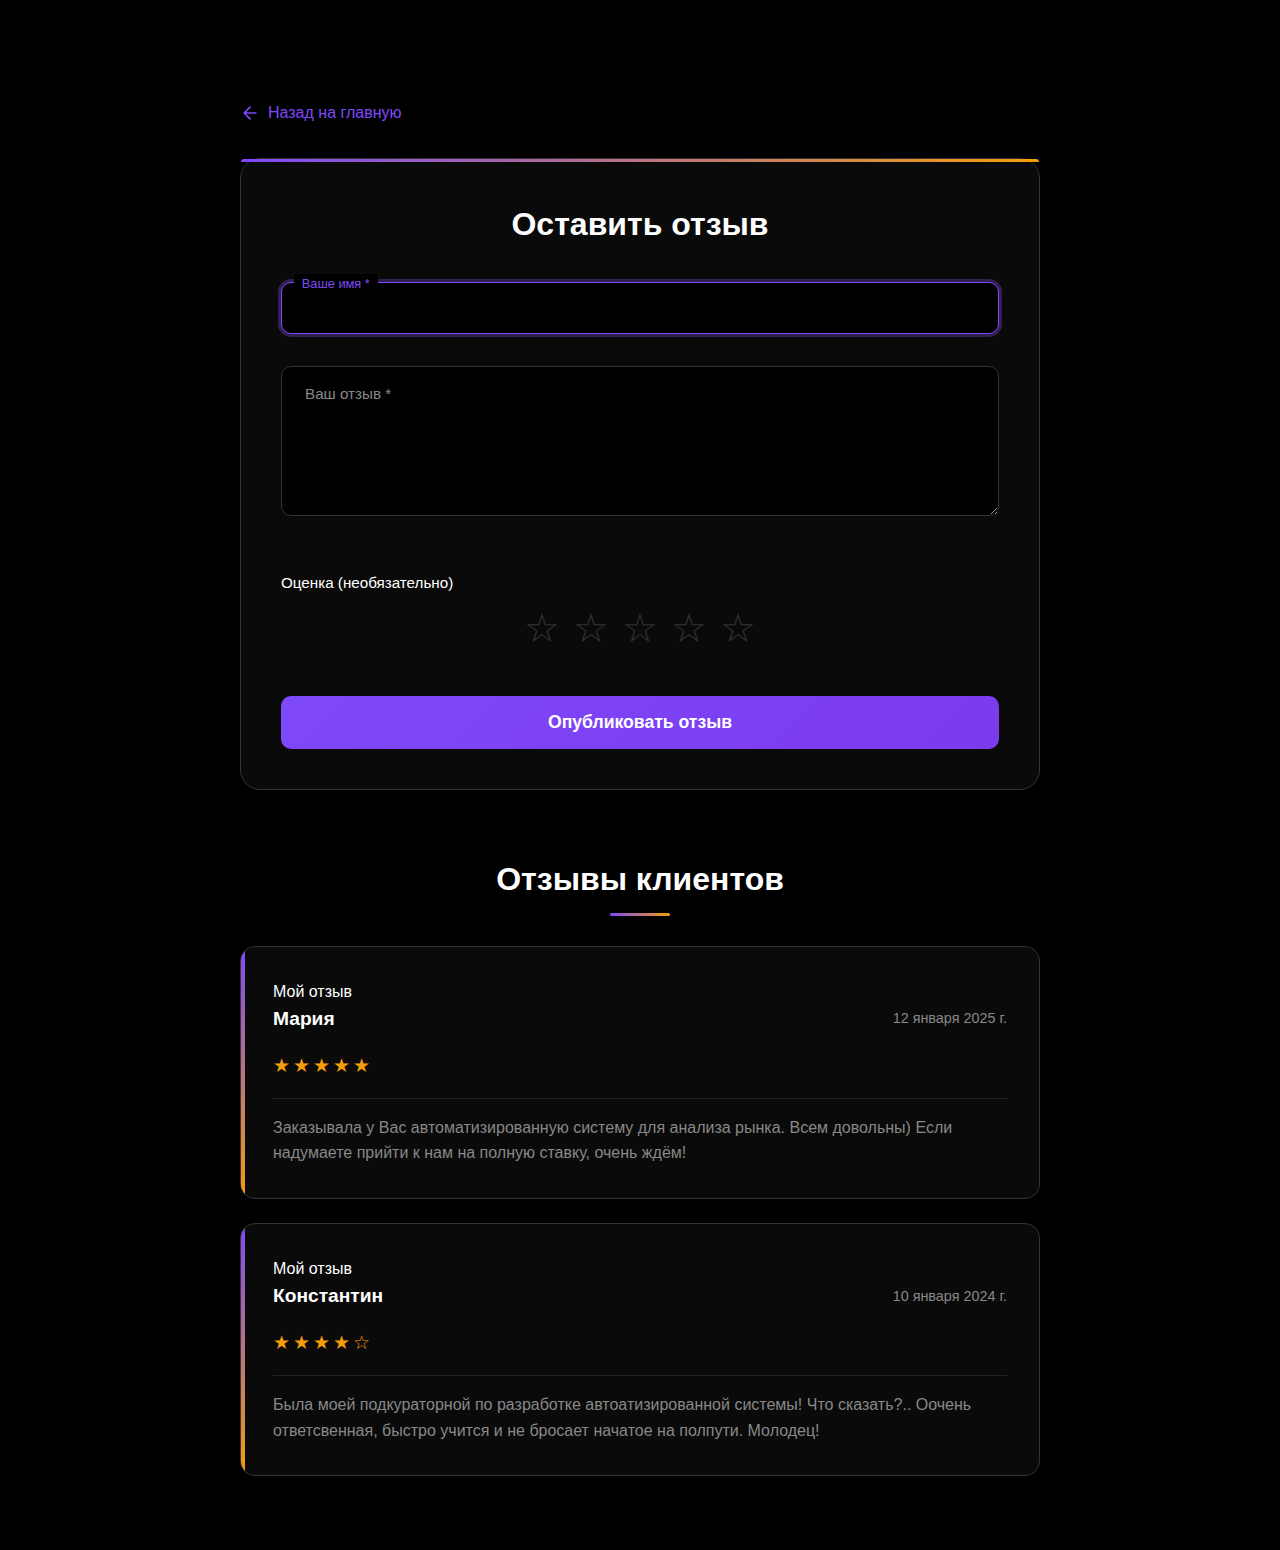
<file: testimonials.html>
<!DOCTYPE html>
<html lang="ru">
<head>
    <meta charset="UTF-8">
    <meta name="viewport" content="width=device-width, initial-scale=1.0">
    <title>Отзывы о работе</title>
    <link rel="stylesheet" href="style.css">
    <link rel="stylesheet" href="testimonials.css">
</head>
<body>
    <section class="testimonials-page">
        <div class="testimonials-container">
            <!-- Кнопка назад -->
            <a href="index.html" class="back-link">
                <svg width="20" height="20" viewBox="0 0 24 24" fill="none">
                    <path d="M19 12H5M5 12L12 19M5 12L12 5" stroke="currentColor" stroke-width="2" stroke-linecap="round" stroke-linejoin="round"/>
                </svg>
                Назад на главную
            </a>
            
            <!-- Форма добавления отзыва -->
            <div class="testimonial-form">
                <h2 class="form-title">Оставить отзыв</h2>
                <form id="testimonialForm">
                    <div class="form-group">
                        <input type="text" id="authorName" class="form-input" required placeholder=" ">
                        <label for="authorName" class="form-label">Ваше имя *</label>
                    </div>
                    
                    <div class="form-group">
                        <textarea id="testimonialText" class="form-textarea form-input" required placeholder=" " rows="5"></textarea>
                        <label for="testimonialText" class="form-label">Ваш отзыв *</label>
                    </div>
                    
                    <div class="rating-container">
                        <label class="rating-label">Оценка (необязательно)</label>
                        <div class="rating-stars" id="ratingStars">
                            <span class="star" data-rating="1">☆</span>
                            <span class="star" data-rating="2">☆</span>
                            <span class="star" data-rating="3">☆</span>
                            <span class="star" data-rating="4">☆</span>
                            <span class="star" data-rating="5">☆</span>
                        </div>
                        <input type="hidden" id="rating" value="0">
                    </div>
                    
                    <button type="submit" class="submit-btn" id="submitBtn">
                        <span id="btnText">Опубликовать отзыв</span>
                        <div id="btnLoader" style="display: none;">
                            <svg width="20" height="20" viewBox="0 0 24 24" fill="none" class="spinner">
                                <circle cx="12" cy="12" r="10" stroke="currentColor" stroke-width="4" opacity="0.25"/>
                                <path d="M12 2a10 10 0 0 1 10 10" stroke="currentColor" stroke-width="4" stroke-linecap="round"/>
                            </svg>
                        </div>
                    </button>
                </form>
            </div>
            
            <!-- Список существующих отзывов -->
            <div class="testimonials-list">
                <h2 class="list-title">Отзывы клиентов</h2>
                <div id="testimonialsContainer">
                    <!-- Отзывы будут загружаться здесь -->
                </div>
            </div>
        </div>
        
        <!-- Уведомление -->
        <div id="notification" class="notification">
            Отзыв успешно добавлен! ✨
        </div>
    </section>

    <script src="testimonials.js"></script>
</body>
</html>
</file>
<file: style.css>
:root {
    /* Цветовая палитра - черный, белый, фиолетовый, желтый */
    --black: #000000;
    --black-light: #0a0a0a;
    --black-card: #000000;
    --white: #ffffff;
    --white-muted: #f0f0f0;
    --gray: #888888;
    --gray-dark: #333333;
    --purple: #7e49fa;
    --purple-hover: #7c3aed;
    --purple-glow: rgba(139, 92, 246, 0.3);
    --yellow: #f59e0b;
    --yellow-hover: #eab308;
    --yellow-glow: rgba(245, 158, 11, 0.3);
    
    /* Тени */
    --shadow: 0 10px 25px -5px rgba(0, 0, 0, 0.6);
    --shadow-lg: 0 25px 50px -12px rgba(0, 0, 0, 0.8);
    --shadow-glow: 0 0 30px rgba(139, 92, 246, 0.4);
    
    /* Анимации */
    --transition: all 0.3s cubic-bezier(0.4, 0, 0.2, 1);
    --transition-slow: all 0.5s cubic-bezier(0.4, 0, 0.2, 1);
}

/* ФИКС ДЛЯ ЯКОРНЫХ ССЫЛОК С ФИКСИРОВАННЫМ ХЕДЕРОМ */
html {
    scroll-padding-top: 70px; /* Высота хедера + немного */
}

/*  BASE STYLES  */
* {
    margin: 0;
    padding: 0;
    box-sizing: border-box;
}

body {
    font-family: 'Inter', 'Segoe UI', sans-serif;
    background: var(--black);
    color: var(--white);
    line-height: 1.6;
    overflow-x: hidden;
}

/* HEADER & NAVIGATION */
.header {
    position: fixed;
    top: 0;
    width: 100%;
    background: rgba(0, 0, 0, 0.95);
    backdrop-filter: blur(20px);
    border-bottom: 1px solid var(--gray-dark);
    z-index: 2000;
    padding: 1rem 0;
}

.nav {
    max-width: 1200px;
    margin: 0 auto;
    padding: 0 2rem;
    display: flex;
    justify-content: space-between;
    align-items: center;
}

.logo {
    display: flex;
    align-items: center;
    gap: 0.75rem;
    font-size: 1.5rem;
    font-weight: 800;
    color: var(--white);
    text-decoration: none;
    position: relative;
}

.logo-image {
    width: 40px;
    height: 40px;
    border-radius: 50%;
    object-fit: cover;
    border: 2px solid var(--purple);
    box-shadow: 0 0 15px var(--purple-glow);
}

.nav-list {
    display: flex;
    list-style: none;
    gap: 2.5rem;
}

.nav-list a {
    color: var(--gray);
    text-decoration: none;
    font-weight: 500;
    font-size: 0.95rem;
    letter-spacing: 0.5px;
    transition: var(--transition);
    position: relative;
    text-transform: uppercase;
}

.nav-list a:hover {
    color: var(--white);
}

.nav-list a::after {
    content: '';
    position: absolute;
    bottom: -8px;
    left: 0;
    width: 0;
    height: 2px;
    background: linear-gradient(90deg, var(--purple), var(--yellow));
    transition: var(--transition);
}

.nav-list a:hover::after {
    width: 100%;
}

.burger-menu {
    display: none;
    flex-direction: column;
    cursor: pointer;
    gap: 4px;
}

.burger-menu span {
    width: 25px;
    height: 2px;
    background: var(--white);
    transition: var(--transition);
    border-radius: 1px;
}

/* HERO SECTION */
.hero {
    min-height: 100vh;
    background: var(--black);
    position: relative;
    overflow: hidden;
    padding-top: 80px;
}

.hero::before {
    content: '';
    position: absolute;
    top: 0;
    left: 0;
    right: 0;
    bottom: 0;
    background: 
        linear-gradient(45deg, transparent 48%, var(--purple-glow) 50%, transparent 52%),
        linear-gradient(-45deg, transparent 48%, var(--yellow-glow) 50%, transparent 52%);
    background-size: 50px 50px;
    opacity: 0.03;
    animation: gridMove 20s linear infinite;
}

@keyframes gridMove {
    0% { background-position: 0 0; }
    100% { background-position: 50px 50px; }
}

.container {
    max-width: 1200px;
    margin: 0 auto;
    padding: 0 2rem;
    display: flex;
    align-items: center;
    justify-content: space-between;
    min-height: calc(100vh - 80px);
    position: relative;
    z-index: 2;
    gap: 4rem;
}

.hero-content {
    flex: 1;
    display: flex;
    flex-direction: column;
    justify-content: center;
    height: 100%;
    padding-top: 0;
    transform: none;
}

.hero-image {
    flex: 0 0 400px;
    position: relative;
    display: flex;
    align-items: center;
    justify-content: center;
    height: 100%;
    margin-top: 0;
    transform: none;
}

.hero-content h1 {
    font-size: 3rem;
    font-weight: 800;
    line-height: 1.1;
    margin-bottom: 1.5rem;
    color: var(--white);
    position: relative;
}

.hero-content h1::after {
    content: '';
    position: absolute;
    bottom: -10px;
    left: 0;
    width: 100px;
    height: 4px;
    background: linear-gradient(90deg, var(--purple), var(--yellow));
    border-radius: 2px;
}

.hero-content h2 {
    font-size: 1.5rem;
    font-weight: 600;
    color: var(--gray);
    margin-bottom: 1.5rem;
    position: relative;
    display: inline-block;
    font-style: italic;
}

.hero-content h2::before {
    content: '» ';
    color: var(--yellow);
}

.hero-content p {
    font-size: 1.1rem;
    color: var(--gray);
    margin-bottom: 2.5rem;
    max-width: 500px;
    line-height: 1.7;
    border-left: 3px solid var(--purple);
    padding-left: 1.5rem;
}

/* ===== BUTTONS ===== */
.hero-buttons {
    display: flex;
    gap: 1rem;
    margin-bottom: 1rem;
    flex-wrap: wrap;
}

.btn {
    display: inline-flex;
    align-items: center;
    gap: 0.5rem;
    padding: 0.875rem 2rem;
    border-radius: 8px;
    text-decoration: none;
    font-weight: 600;
    transition: var(--transition);
    border: 2px solid transparent;
    position: relative;
    overflow: hidden;
    font-size: 0.95rem;
    letter-spacing: 0.5px;
    box-sizing: border-box;
}

.btn::before {
    content: '';
    position: absolute;
    top: 0;
    left: -100%;
    width: 100%;
    height: 100%;
    background: linear-gradient(90deg, transparent, rgba(255,255,255,0.1), transparent);
    transition: left 0.6s;
}

.btn:hover::before {
    left: 100%;
}

.btn-primary {
    background: linear-gradient(135deg, var(--purple), var(--purple-hover));
    color: var(--white);
    box-shadow: var(--shadow), var(--shadow-glow);
}

.btn-primary:hover {
    box-shadow: var(--shadow-lg), 0 0 40px var(--purple-glow);
}

.btn-secondary {
    background: transparent;
    color: var(--white);
    border: 2px solid var(--gray-dark);
    position: relative;
}

.btn-secondary::after {
    content: '';
    position: absolute;
    top: -2px;
    left: -2px;
    right: -2px;
    bottom: -2px;
    background: linear-gradient(135deg, var(--yellow), var(--purple));
    border-radius: 8px;
    z-index: -1;
    opacity: 0;
    transition: var(--transition);
}

.btn-secondary:hover::after {
    opacity: 1;
}

.btn-secondary:hover {
    background: var(--black);
    border-color: transparent;
    transform: translateY(0px);
    box-shadow: var(--shadow);
}

/* SOCIAL LINKS */
.social-links {
    display: flex;
    gap: 1rem;
}

.social-links a {
    display: flex;
    align-items: center;
    justify-content: center;
    width: 45px;
    height: 45px;
    background: var(--black-card);
    border-radius: 10px;
    color: var(--gray);
    text-decoration: none;
    transition: var(--transition);
    border: 1px solid var(--gray-dark);
    position: relative;
    overflow: hidden;
}

.social-links a::before {
    content: '';
    position: absolute;
    top: 0;
    left: -100%;
    width: 100%;
    height: 100%;
    background: linear-gradient(90deg, transparent, var(--purple), transparent);
    transition: left 0.5s;
}

.social-links a:hover::before {
    left: 100%;
}

.social-links a:hover {
    color: var(--white);
    border-color: var(--purple);
    transform: translateY(-3px);
    box-shadow: var(--shadow-glow);
}

/* HERO IMAGE */
.hero-image::after {
    content: '';
    position: absolute;
    top: -10px;
    left: -10px;
    right: -10px;
    bottom: -9px;
    border: 3px solid transparent;
    border-radius: 18px;
    background: linear-gradient(135deg, var(--purple), var(--yellow)) border-box;
    -webkit-mask: linear-gradient(#fff 0 0) padding-box, linear-gradient(#fff 0 0);
    -webkit-mask-composite: xor;
    mask-composite: exclude;
    opacity: 0.3;
    z-index: -1;
}

.hero-image img {
    width: 100%;
    height: 420px;
    object-fit: cover;
    border-radius: 15px;
    box-shadow: var(--shadow-lg);
    border: 1px solid var(--gray-dark);
    position: relative;
    background: var(--black-card);
    transition: transform 0.3s ease;
    filter: contrast(1.2);
}

.hero-image:hover img {
    transform: scale(1.05);
}

/* SCROLL DOWN LINK  */
.scroll-down-link {
    position: absolute;
    bottom: 2rem;
    left: 50%;
    transform: translateX(-50%);
    display: flex;
    flex-direction: column;
    align-items: center;
    gap: 0.8rem;
    color: var(--gray);
    text-decoration: none;
    font-weight: 500;
    font-size: 0.9rem;
    letter-spacing: 1px;
    transition: var(--transition);
    z-index: 2;
    text-transform: uppercase;
}

.scroll-down-link:hover {
    color: var(--white);
    transform: translateX(-50%) translateY(-5px);
}

.scroll-down-link::after {
    content: '';
    width: 1px;
    height: 40px;
    background: linear-gradient(180deg, var(--purple), var(--yellow));
    animation: bounce 2s infinite;
}

@keyframes bounce {
    0%, 100% { 
        transform: translateY(0) scaleY(1);
    }
    50% { 
        transform: translateY(-10px) scaleY(0.8);
    }
}

/* VERTICAL PHOTO PATTERN */
.photo-pattern {
    position: absolute;
    left: 2rem;
    top: 10%;
    display: flex;
    flex-direction: column;
    gap: 31.2rem;
    z-index: 1;
}

.pattern-photo {
    width: 250px;
    height: 120px;
    border-radius: 8px;
    filter: grayscale(1) brightness(0.7);
    transition: var(--transition);
    opacity: 0.4;
}

/* Стили для вертикальных фото через data-атрибуты */
.pattern-photo[data-vertical] {
    width: 250px;
    height: 120px;
    object-fit: cover;
    border-radius: 8px;
    filter: grayscale(1) brightness(0.7);
    opacity: 0.4;
    position: absolute;
    left: 81rem;
    border: none;
    box-shadow: none;
    transform: rotate(90deg);
}

.pattern-photo[data-vertical="top"] {
    top: 30%;
    right: 1px;
}

.pattern-photo[data-vertical="bottom"] {
    bottom: 30%;
    right: 1px;
}

/* ===== СЕКЦИЯ ДОСТИЖЕНИЙ ===== */
.achievements-section {
    background: var(--black-light);
    padding: 100px 0;
    min-height: 100vh;
    display: flex;
    align-items: center;
    position: relative;
    border-top: 1px solid var(--gray-dark);
}

.achievements-container {
    max-width: 1200px;
    width: 90%;
    margin: 0 auto;
    position: relative;
    z-index: 2;
}

.section-title {
    font-size: 3.5rem;
    font-weight: 800;
    text-align: center;
    margin-bottom: 2.5rem;
    background: #6d28d9;
    -webkit-background-clip: text;
    -webkit-text-fill-color: transparent;
    background-clip: text;
    filter: contrast(1);
    padding-top: 0;
    margin-top: 0%;
}

.section-subtitle {
    font-size: 1.3rem;
    color: var(--gray);
    text-align: center;
    margin-bottom: 5rem;
    max-width: 600px;
    margin-left: auto;
    margin-right: auto;
    line-height: 1.6;
}

/* ===== СЕКЦИЯ ПОРТФОЛИО ===== */
.portfolio-section {
    background: var(--black-card);
    padding: 25px 0 50px 0;
    min-height: 100vh;
    display: flex;
    align-items: center;
    border-top: 1px solid var(--gray-dark);
}

.portfolio-container {
    max-width: 1200px;
    width: 90%;
    margin: 0 auto;
}

.portfolio-grid {
    display: flex;
    gap: 2rem;
    justify-content: center;
    flex-wrap: wrap;
}

.portfolio-card {
    background: var(--black-light);
    border: 1px solid var(--gray-dark);
    border-radius: 20px;
    padding: 2rem;
    width: 320px;
    min-height: 480px;
    transition: var(--transition);
    display: flex;
    flex-direction: column;
}

.portfolio-card:hover {
    border-color: var(--purple);
}

/* Верхний блок - эмодзи */
.portfolio-header {
    text-align: center;
    margin-bottom: 1.5rem;
}

.project-emoji {
    font-size: 3rem;
    display: block;
}

/* Основной контент */
.portfolio-body {
    flex: 1;
    display: flex;
    flex-direction: column;
    margin-bottom: 1.5rem;
}

.portfolio-title {
    font-size: 1.4rem;
    font-weight: 700;
    color: var(--white);
    margin-bottom: 1rem;
    text-align: center;
    line-height: 1.3;
}

.portfolio-description {
    color: var(--gray);
    line-height: 1.5;
    text-align: center;
    font-size: 0.95rem;
    flex: 1;
}

/* Блок технологий - старый стиль */
.portfolio-tech-wrapper {
    margin-bottom: 1.5rem;
}

.portfolio-tech {
    display: flex;
    gap: 0.5rem;
    justify-content: center;
    flex-wrap: wrap;
}

.tech-tag {
    background: rgba(139, 92, 246, 0.2);
    color: var(--purple);
    padding: 0.4rem 0.8rem;
    border-radius: 15px;
    font-size: 0.8rem;
    font-weight: 500;
}

/* Нижний блок - ссылки (просто текст) */
.portfolio-footer {
    margin-top: auto;
}

.portfolio-links {
    display: flex;
    gap: 0.75rem;
    justify-content: center;
    flex-wrap: wrap;
}

.portfolio-link {
    background: transparent;
    color: var(--yellow);
    text-decoration: none;
    font-size: 0.85rem;
    font-weight: 500;
    transition: var(--transition);
}

.portfolio-link:hover {
    color: var(--yellow-hover);
}

/* ОСНОВНЫЕ СТИЛИ */
.side-image {
    position: absolute;
    z-index: 1;
    pointer-events: none;
}

/* НИЖНИЕ - самые яркие */
.side-image.left-bottom .tilted-image,
.side-image.right-bottom .tilted-image {
    width: 280px;
    height: 220px;
    opacity: 0.75;
    filter: 
        grayscale(1) 
        brightness(0.7) 
        sepia(1) 
        hue-rotate(250deg) 
        saturate(3);
}

/* ЛЕВАЯ нижняя картинка */
.side-image.left-bottom {
    left: -10px;
    bottom: 40px;
    transform: rotate(-15deg);
}

/* ПРАВАЯ нижняя картинка - теперь слева рядом */
.side-image.right-bottom {
    right: auto;
    left: 130px;
    bottom: 70px;
    transform: rotate(15deg);
}

/* ВЕРХНИЕ - МЕНЬШЕ И ПРОЗРАЧНЫЕ */
.side-image.left-top {
    left: -60px;
    top: 80px;
    transform: rotate(-12deg);
}

.side-image.right-top {
    right: -80px;
    top: 620px;
    transform: rotate(12deg);
}

/* СРЕДНИЕ - ДОПОЛНИТЕЛЬНЫЕ */
.side-image.left-bottom1 {
    left: -60px;
    bottom: 280px;
    transform: rotate(-12deg);
}

/* СТИЛИ ДЛЯ ВЕРХНИХ И СРЕДНИХ ИЗОБРАЖЕНИЙ */
.side-image.left-top .tilted-image,
.side-image.right-top .tilted-image,
.side-image.left-bottom1 .tilted-image {
    width: 250px;
    height: 200px;
    opacity: 0.42;
}

/* ОБЩИЕ СВОЙСТВА */
.tilted-image {
    object-fit: contain;
    border-radius: 10px;
    transition: var(--transition);
    background: transparent;
}

/*ВИДЕО*/
.video-background {
    position: absolute;
    top: 0;
    left: 0;
    width: 100%;
    height: 100%;
    z-index: 1;
}

.video-bg {
    width: 100%;
    height: 100%;
    object-fit: cover;
    opacity: 0.15;
    filter: brightness(0.7) contrast(1.2);
}

.video-overlay {
    position: absolute;
    top: 0;
    left: 0;
    width: 100%;
    height: 100%;
    z-index: 2;
}

.portfolio-container {
    position: relative;
    z-index: 3;
}

/* ===== СЕКЦИЯ ДОСТИЖЕНИЙ - ОСОБЕННЫЙ ДИЗАЙН ===== */
.achievements-section {
    background: linear-gradient(135deg, var(--black-light) 0%, var(--black-card) 100%);
    padding: 25px 0 50px 0;
    position: relative;
    overflow: hidden;
    min-height: 100vh;
}

.achievements-section::before {
    content: '';
    position: absolute;
    top: 0;
    left: 0;
    right: 0;
    bottom: 0;
    background: 
        radial-gradient(circle at 10% 20%, var(--purple-glow) 0%, transparent 25%),
        radial-gradient(circle at 90% 80%, var(--yellow-glow) 0%, transparent 25%);
    opacity: 0.1;
    z-index: 1;
}

.achievements-container {
    max-width: 800px;
    width: 90%;
    margin: 0 auto;
    position: relative;
    z-index: 2;
}

.achievements-timeline {
    position: relative;
}

/* Основная линия */
.achievements-timeline::before {
    content: '';
    position: absolute;
    left: 30px;
    top: 0;
    bottom: 0;
    width: 2px;
    background: linear-gradient(180deg, var(--purple), var(--yellow));
    opacity: 0.6;
}

/* Убираем badge-line у последнего элемента */
.achievement-item:last-child .badge-line {
    display: none;
}

.achievement-item {
    display: flex;
    margin-bottom: 3rem;
    position: relative;
}

.achievement-badge {
    position: relative;
    margin-right: 2rem;
    flex-shrink: 0;
}

.badge-icon {
    display: flex;
    align-items: center;
    justify-content: center;
    width: 60px;
    height: 60px;
    background: var(--black-card);
    border: 2px solid var(--purple);
    border-radius: 50%;
    font-size: 1.5rem;
    position: relative;
    z-index: 2;
    transition: var(--transition);
}

.achievement-item:hover .badge-icon {
    transform: scale(1.1);
    background: var(--purple);
    box-shadow: 0 0 20px var(--purple-glow);
}

.badge-line {
    position: absolute;
    top: 60px;
    left: 50%;
    transform: translateX(-50%);
    width: 2px;
    height: calc(100% + 3rem);
    background: linear-gradient(180deg, var(--purple), var(--yellow));
    opacity: 0.4;
}

.achievement-content {
    flex-grow: 1;
    background: var(--black-card);
    border: 1px solid var(--gray-dark);
    border-radius: 15px;
    padding: 2rem;
    transition: var(--transition);
}

.achievement-item:hover .achievement-content {
    border-color: var(--purple);
    transform: translateX(10px);
}

.achievement-title {
    font-size: 1.4rem;
    font-weight: 700;
    color: var(--white);
    margin-bottom: 0.5rem;
}

.achievement-date {
    color: var(--yellow);
    font-size: 0.9rem;
    font-weight: 500;
    margin-bottom: 1rem;
    display: block;
}

.achievement-description {
    color: var(--gray);
    line-height: 1.6;
    margin-bottom: 1.5rem;
}

.achievement-meta {
    display: flex;
    gap: 1rem;
    flex-wrap: wrap;
    margin-bottom: 1rem;
}

.meta-item {
    background: rgba(139, 92, 246, 0.1);
    color: var(--purple);
    padding: 0.3rem 0.8rem;
    border-radius: 12px;
    font-size: 0.8rem;
    font-weight: 500;
}

.achievement-links {
    margin-top: 1rem;
}

.achievement-link {
    color: var(--yellow);
    text-decoration: none;
    font-weight: 500;
    transition: var(--transition);
}

.achievement-link:hover {
    color: var(--yellow-hover);
}

/* Стили для боковых узоров */
.pattern-left,
.pattern-right {
    position: absolute;
    transform: translateY(-50%);
    z-index: 1;
    pointer-events: none;
}

.pattern-left {
    left: -2%;
    top: 20%;
    animation: floatLeft 6s ease-in-out infinite;
}

.pattern-left img {
    width: 300px !important;
    height: 300px !important;
    object-fit: contain;
}

.pattern-right {
    right: -3%;
    top: 75%;
    animation: floatRight 6s ease-in-out infinite;
}

.pattern-right img {
    width: 300px !important;
    height: 300px !important;
    object-fit: contain;
}

.side-pattern {
    width: 150px;
    height: auto;
    filter: brightness(1.5);
}

/* Анимация для узоров */
@keyframes floatLeft {
    0%, 100% { transform: translateY(-50%) translateX(0) rotate(0deg); }
    50% { transform: translateY(-50%) translateX(-10px) rotate(-5deg); }
}

@keyframes floatRight {
    0%, 100% { transform: translateY(-50%) translateX(0) rotate(0deg); }
    50% { transform: translateY(-50%) translateX(10px) rotate(5deg); }
}

.portfolio-card-small {
    flex: 0 1 300px !important;
    min-width: 380px !important;
    max-width: 320px !important;
}

/*ТЕХНОЛОГИИ*/
/* СЕКЦИЯ ТЕХНОЛОГИЙ */
.technologies-section {
    background: linear-gradient(135deg, var(--black-card) 0%, var(--black-light) 100%);
    padding: 25px 0 50px 0;
    min-height: 100vh;
    display: flex;
    align-items: center;
    position: relative;
    border-top: 1px solid var(--gray-dark);
}

.technologies-container {
    max-width: 1200px;
    width: 90%;
    margin: 0 auto;
    position: relative;
    z-index: 2;
}

.section-title {
    font-size: 3.5rem;
    font-weight: 800;
    text-align: center;
    margin-bottom: 2.5rem;
    background: linear-gradient(10deg, #6d28d9, #ffa811);
    -webkit-background-clip: text;
    -webkit-text-fill-color: transparent;
    background-clip: text;
    filter: contrast(1);
    padding-top: 0;
    margin-top: 0;
}

.section-subtitle {
    font-size: 1.3rem;
    color: var(--gray);
    text-align: center;
    margin-bottom: 3rem;
    max-width: 600px;
    margin-left: auto;
    margin-right: auto;
    line-height: 1.6;
}

/* СЕТКА ТЕХНОЛОГИЙ */
.technologies-grid {
    display: grid;
    grid-template-columns: repeat(auto-fit, minmax(300px, 1fr));
    grid-auto-rows: 1fr;
    gap: 2rem;
    margin-top: 0;
}

/* КАРТОЧКИ ТЕХНОЛОГИЙ */
.tech-card {
    background: var(--black-light);
    border: 1px solid var(--gray-dark);
    border-radius: 20px;
    padding: 2.5rem 2rem;
    display: flex;
    flex-direction: column;
    align-items: center;
    text-align: center;
    height: 100%;
    position: relative;
    overflow: hidden;
}

.tech-card::before {
    content: '';
    position: absolute;
    top: 0;
    left: 0;
    right: 0;
    bottom: 0;
    background: linear-gradient(135deg, var(--purple-glow), var(--yellow-glow));
    opacity: 0;
    z-index: 1;
}

.tech-card:hover::before {
    opacity: 0.1;
}

.tech-card:hover {
    border-color: var(--purple);
}

.tech-icon {
    width: 50px;
    height: 50px;
    display: flex;
    align-items: center;
    justify-content: center;
    background: rgba(139, 92, 246, 0.1);
    border-radius: 20px;
    margin-bottom: 1.5rem;
    font-size: 2.5rem;
    color: var(--purple);
    position: relative;
    z-index: 2;
    overflow: hidden;
    padding: 0;
    transition: var(--transition);
}

.tech-icon {
    transform: scale(1.2);
}

.tech-icon-image {
    width: 100%;
    height: 100%;
    object-fit: cover;
    border-radius: 20px;
}

.tech-title {
    font-size: 1.5rem;
    font-weight: 700;
    color: var(--white);
    margin-bottom: 1rem;
    position: relative;
    z-index: 2;
}

.tech-description {
    color: var(--gray);
    line-height: 1.6;
    position: relative;
    z-index: 2;
    flex-grow: 1;
}

.tech-features {
    display: flex;
    flex-wrap: wrap;
    gap: 0.5rem;
    justify-content: center;
    margin: 1rem 0;
    position: relative;
    z-index: 2;
}

.tech-feature {
    background: rgba(139, 92, 246, 0.15);
    color: var(--purple);
    padding: 0.4rem 0.8rem;
    border-radius: 12px;
    font-size: 0.8rem;
    font-weight: 500;
}

.tech-level {
    display: flex;
    align-items: center;
    gap: 0.5rem;
    margin-top: 1.5rem;
    position: relative;
    z-index: 2;
}

.level-bar {
    height: 4px;
    background: var(--gray-dark);
    border-radius: 2px;
    flex-grow: 1;
    overflow: hidden;
}

.level-fill {
    height: 100%;
    background: linear-gradient(90deg, var(--purple), var(--yellow));
    border-radius: 2px;
    transition: var(--transition-slow);
    width: 0;
}

.tech-card:hover .level-fill {
    width: var(--level);
}

.tech-card:hover .tech-icon {
    transform: scale(1.4);
}

.level-text {
    font-size: 0.85rem;
    color: var(--gray);
    font-weight: 500;
    min-width: 60px;
    text-align: right;
}

/* Секция Контакты */
.contact-section {
    background: var(--black-card);
    padding: 25px 0 50px 0;
    position: relative;
    border-top: 1px solid var(--gray-dark);
    transform: none !important;
}

.contact-container {
    max-width: 1200px;
    width: 90%;
    margin: 0 auto;
    position: relative;
    z-index: 2;
}

.contact-content {
    display: grid;
    grid-template-columns: 1fr 1fr;
    gap: 4rem;
    margin-top: 3rem;
    align-items: start;
    transform: none !important;
}

/* Форма */
.contact-form-container {
    background: var(--black-light);
    border: 1px solid var(--gray-dark);
    border-radius: 20px;
    padding: 2.5rem;
    position: relative;
    overflow: hidden;
    transform: none !important;
    transition: none !important;
}

.contact-form-container::before {
    content: '';
    position: absolute;
    top: 0;
    left: 0;
    right: 0;
    height: 3px;
    background: linear-gradient(90deg, var(--purple), var(--yellow));
}

.form-group {
    position: relative;
    margin-bottom: 2rem;
    transform: none !important;
}

.form-input {
    width: 100%;
    padding: 1rem;
    background: var(--black-card);
    border: 1px solid var(--gray-dark);
    border-radius: 10px;
    color: var(--white);
    font-size: 1rem;
    transition: border-color 0.3s ease, box-shadow 0.3s ease;
}

.form-input:focus {
    outline: none;
    border-color: var(--purple);
    box-shadow: 0 0 0 3px var(--purple-glow);
    transform: none !important;
}

.form-label {
    position: absolute;
    top: 1rem;
    left: 1rem;
    color: var(--gray);
    pointer-events: none;
    transition: all 0.3s ease;
    background: var(--black-card);
    padding: 0 0.5rem;
    transform: none !important;
}

.form-input:focus + .form-label,
.form-input:not(:placeholder-shown) + .form-label {
    top: -0.5rem;
    left: 0.8rem;
    font-size: 0.8rem;
    color: var(--purple);
    transform: none !important;
}

.form-textarea {
    resize: vertical;
    min-height: 120px;
}

.contact-btn {
    width: 100%;
    justify-content: center;
    margin-top: 1rem;
    transform: none !important;
}

.contact-btn:hover {
    box-shadow: 0 0 30px var(--purple-glow);
    filter: brightness(1.1);
}

/* Информация о контактах */
.contact-info {
    display: flex;
    flex-direction: column;
    gap: 2rem;
    transform: none !important;
}

.contact-card {
    display: flex;
    align-items: flex-start;
    gap: 1rem;
    padding: 1.5rem;
    background: var(--black-light);
    border: 1px solid var(--gray-dark);
    border-radius: 15px;
    transform: none !important;
    transition: border-color 0.3s ease;
}

.contact-card:hover {
    border-color: var(--purple);
    transform: none !important;
}

.contact-icon {
    width: 50px;
    height: 50px;
    display: flex;
    align-items: center;
    justify-content: center;
    background: rgba(139, 92, 246, 0.1);
    border-radius: 12px;
    color: var(--purple);
    flex-shrink: 0;
    transform: none !important;
}

.contact-details h3 {
    color: var(--white);
    margin-bottom: 0.5rem;
    font-size: 1.1rem;
}

.contact-details p {
    color: var(--gray);
    margin-bottom: 0.5rem;
}

.copy-btn {
    background: transparent;
    color: var(--yellow);
    border: 1px solid var(--yellow);
    padding: 0.3rem 0.8rem;
    border-radius: 8px;
    font-size: 0.8rem;
    cursor: pointer;
    transition: background-color 0.3s ease, color 0.3s ease;
    transform: none !important;
}

.copy-btn:hover {
    background: var(--yellow);
    color: var(--black);
    transform: none !important;
}

/* Социальные сети - минималистичные */
.section-mini-title {
    font-size: 1.1rem;
    color: var(--white);
    margin-bottom: 1rem;
    font-weight: 600;
    position: relative;
    padding-bottom: 0.5rem;
}

.section-mini-title::after {
    content: '';
    position: absolute;
    bottom: 0;
    left: 0;
    width: 40px;
    height: 2px;
    background: linear-gradient(90deg, var(--purple), var(--yellow));
    border-radius: 1px;
}

.social-links-minimal {
    display: flex;
    flex-direction: column;
    gap: 0.8rem;
}

.social-link-minimal {
    display: flex;
    align-items: center;
    justify-content: space-between;
    padding: 0.9rem 1rem;
    background: var(--black-light);
    border: 1px solid var(--gray-dark);
    border-radius: 12px;
    text-decoration: none;
    color: var(--gray);
    transition: all 0.2s ease;
    transform: none !important;
}

.social-link-minimal:hover {
    border-color: var(--purple);
    background: rgba(139, 92, 246, 0.05);
    transform: none !important;
}

.social-badge {
    display: flex;
    align-items: center;
    gap: 0.7rem;
    flex: 1;
}

.social-badge > div {
    display: flex;
    flex-direction: column;
    gap: 0;
}

.social-link-minimal svg {
    color: var(--purple);
    width: 18px;
    height: 18px;
    transition: color 0.3s ease;
    flex-shrink: 0;
}

.social-name {
    font-size: 0.9rem;
    font-weight: 500;
    color: var(--white);
    display: block;
    line-height: 1.2;
}

.social-handle {
    font-size: 0.85rem;
    color: var(--gray);
    font-weight: 400;
    display: block;
    margin-top: 2px;
    line-height: 1.2;
}

/* Email карточка */
.email-card {
    display: flex;
    align-items: center;
    gap: 1rem;
    padding: 1.2rem;
    background: var(--black-light);
    border: 1px solid var(--gray-dark);
    border-radius: 12px;
    transition: all 0.2s ease;
    transform: none !important;
}

.email-card:hover {
    border-color: var(--purple);
    transform: none !important;
}

.email-icon {
    width: 44px;
    height: 44px;
    display: flex;
    align-items: center;
    justify-content: center;
    background: rgba(139, 92, 246, 0.1);
    border-radius: 10px;
    color: var(--purple);
    flex-shrink: 0;
    transition: all 0.2s ease;
}

.email-card:hover .email-icon {
    background: rgba(139, 92, 246, 0.2);
}

.email-content {
    flex: 1;
}

.email-address {
    display: block;
    color: var(--white);
    font-weight: 500;
    font-size: 0.95rem;
    text-decoration: none;
    margin-bottom: 0.3rem;
    transition: color 0.2s ease;
}

.email-address:hover {
    color: var(--purple);
}

.email-note {
    color: var(--gray);
    font-size: 0.8rem;
}

/* Футер */



.footer {
    background: var(--black-light);
    border-top: 1px solid var(--gray-dark);
    padding: 3rem 0 1rem;
    position: relative;
}

.footer-container {
    max-width: 1200px;
    width: 90%;
    margin: 0 auto;
}

/* Основная часть футера */
.footer-main {
    display: grid;
    grid-template-columns: 2fr 1fr 1fr 1fr;
    gap: 3rem;
    margin-bottom: 2rem;
}

/* Бренд */
.footer-brand {
    display: flex;
    flex-direction: column;
    gap: 1rem;
}

.footer-logo {
    display: flex;
    align-items: center;
    gap: 0.75rem;
    font-size: 1.5rem;
    font-weight: 800;
    color: var(--white);
    text-decoration: none;
}

.footer-logo .logo-image {
    width: 40px;
    height: 40px;
    border-radius: 50%;
    object-fit: cover;
    border: 2px solid var(--purple);
    box-shadow: 0 0 15px var(--purple-glow);
}

.footer-description {
    color: var(--gray);
    line-height: 1.6;
    font-size: 0.9rem;
}

.footer-social {
    display: flex;
    gap: 1rem;
}

.social-link {
    display: flex;
    align-items: center;
    justify-content: center;
    width: 40px;
    height: 40px;
    background: var(--black-card);
    border: 1px solid var(--gray-dark);
    border-radius: 10px;
    color: var(--gray);
    text-decoration: none;
  /*  transition: var(--transition);*/
}

.social-link:hover {
    color: var(--white);
    border-color: var(--purple);
  /*  transform: translateY(-2px);
    box-shadow: var(--shadow-glow);*/
}

/* Навигация и ссылки */
/* Навигация и ссылки */
.footer-title {
    color: var(--white);
    font-size: 1.1rem;
    font-weight: 600;
    margin-bottom: 1rem;
}

.footer-links {
    list-style: none;
    display: flex;
    flex-direction: column;
    gap: 0.7rem;
}

.footer-links a {
    color: var(--gray);
    text-decoration: none;
    transition: color 0.3s ease; /* Оставляем только переход цвета */
    font-size: 0.9rem;
}

.footer-links a:hover {
    color: var(--white);
    /* УБРАТЬ padding-left: 5px; - это то что двигает ссылки */
}

/* Нижняя часть футера */
.footer-bottom {
    display: flex;
    justify-content: space-between;
    align-items: center;
    padding-top: 2rem;
    border-top: 1px solid var(--gray-dark);
}

.footer-copyright,
.footer-made {
    color: var(--gray);
    font-size: 0.9rem;
}
/*
.heart {
    color: #ff6b6b;
    animation: heartbeat 2s infinite;
}*/

@keyframes heartbeat {
    0%, 100% { transform: scale(1); }
    50% { transform: scale(1.1); }
}

/* ===== COOKIE & ROBOT STYLES ===== */

/* ПЕЧЕНЬКА ФИКСИРОВАННАЯ */
.cookie-container {
    position: absolute;
    top: 190px;
    right: 140px;
    z-index: 1000;
}

/* Стили для эмодзи-печеньки */
.cookie-trigger {
    cursor: pointer;
    transition: all 0.3s ease;
    filter: drop-shadow(0 0 10px rgba(245, 158, 11, 0.5));
    display: block;
}

.cookie-emoji {
    font-size: 45px;
    transition: all 0.3s ease;
    display: block;
}

.cookie-trigger:hover .cookie-emoji {
    filter: drop-shadow(0 0 15px rgba(245, 158, 11, 0.8));
}

/* ===== ROBOT WITH BLUE TRAIL ===== */

/* РОБОТ С ШЛЕЙФОМ */
.robot-gigachat {
    position: absolute;
    top: 66%;
    left: 50%;
    transform: translate(-50%, -50%) scale(0);
    opacity: 0;
    transition: all 0.5s cubic-bezier(0.34, 1.56, 0.64, 1);
    z-index: 100;
    pointer-events: none;
    filter: drop-shadow(0 0 20px rgba(126, 73, 250, 0.4));
}

.robot-gigachat.active {
    transform: translate(-50%, -50%) scale(1);
    opacity: 1;
    animation: floatGigachat 8s ease-in-out infinite !important;
    pointer-events: all;
    cursor: pointer;
}

.gigachat-image {
    width: 280px;
    height: 280px;
    object-fit: contain;
    border-radius: 20px;
    background: transparent;
    position: relative;
    z-index: 2;
}

/* СИНИЙ ШЛЕЙФ ПОД РОБОТОМ */
.robot-trail {
    position: absolute;
    bottom: -60px;
    left: 50%;
    transform: translateX(-50%);
    width: 120px;
    height: 100px;
    background: linear-gradient(0deg, 
        rgba(59, 130, 246, 0.9) 0%,
        rgba(59, 130, 246, 0.7) 15%,
        rgba(59, 130, 246, 0.5) 30%,
        rgba(59, 130, 246, 0.3) 50%,
        rgba(59, 130, 246, 0.2) 70%,
        rgba(59, 130, 246, 0.1) 85%,
        transparent 100%);
    border-radius: 50% 50% 0 0;
    filter: blur(20px);
    z-index: 1;
    animation: trailPulse 2.5s ease-in-out infinite alternate;
}

/* ПЛАВНЫЕ ПЕРЕМЕЩЕНИЯ С ШЛЕЙФОМ */
@keyframes floatGigachat {
    0%, 100% {
        transform: translate(-50%, -50%) translateX(0px) translateY(0px) rotate(0deg) scale(1);
    }
    20% {
        transform: translate(-50%, -50%) translateX(30px) translateY(-20px) rotate(3deg) scale(1);
    }
    40% {
        transform: translate(-50%, -50%) translateX(-25px) translateY(-30px) rotate(-2deg) scale(1);
    }
    60% {
        transform: translate(-50%, -50%) translateX(20px) translateY(-15px) rotate(2deg) scale(1);
    }
    80% {
        transform: translate(-50%, -50%) translateX(-30px) translateY(-10px) rotate(-3deg) scale(1);
    }
}

/* АНИМАЦИЯ ШЛЕЙФА */
@keyframes trailPulse {
    0% {
        height: 80px;
        opacity: 0.7;
        filter: blur(15px);
    }
    100% {
        height: 120px;
        opacity: 0.9;
        filter: blur(25px);
    }
}

/* ЭФФЕКТ ПОЯВЛЕНИЯ */
.robot-gigachat.appearing {
    animation: appearGigachat 0.8s ease-out forwards !important;
}

@keyframes appearGigachat {
    0% {
        transform: translate(-50%, -50%) scale(0) rotate(-10deg);
        opacity: 0;
        filter: blur(20px) drop-shadow(0 0 0 rgba(59, 130, 246, 0));
    }
    70% {
        transform: translate(-50%, -50%) scale(1.05) rotate(5deg);
        opacity: 0.9;
        filter: blur(2px) drop-shadow(0 0 30px rgba(59, 130, 246, 0.6));
    }
    100% {
        transform: translate(-50%, -50%) scale(1) rotate(0deg);
        opacity: 1;
        filter: blur(0) drop-shadow(0 0 40px rgba(59, 130, 246, 0.4));
    }
}

/* ЭФФЕКТ ИСЧЕЗНОВЕНИЯ */
.robot-gigachat.disappearing {
    animation: disappearGigachat 1.2s cubic-bezier(0.34, 1.56, 0.64, 1) forwards !important;
}

@keyframes disappearGigachat {
    0% {
        transform: translate(-50%, -50%) scale(1) translateX(0) rotate(0deg);
        opacity: 1;
        filter: blur(0) drop-shadow(0 0 40px rgba(59, 130, 246, 0.4));
    }
    25% {
        transform: translate(-50%, -50%) scale(1.1) translateX(10px) rotate(5deg);
        opacity: 0.8;
        filter: blur(1px) drop-shadow(0 0 50px rgba(59, 130, 246, 0.8));
    }
    50% {
        transform: translate(-50%, -50%) scale(0.8) translateX(-10px) rotate(-5deg);
        opacity: 0.5;
        filter: blur(3px) drop-shadow(0 0 60px rgba(59, 130, 246, 1.2));
    }
    75% {
        transform: translate(-50%, -50%) scale(0.3) translateX(5px) rotate(2deg);
        opacity: 0.2;
        filter: blur(6px) drop-shadow(0 0 70px rgba(59, 130, 246, 1.4));
    }
    100% {
        transform: translate(-50%, -50%) scale(0) translateX(0) rotate(0deg);
        opacity: 0;
        filter: blur(10px) drop-shadow(0 0 80px rgba(59, 130, 246, 1.6));
        display: none;
    }
}

/* ОБЩИЕ СТИЛИ ДЛЯ АКТИВАТОРОВ С ГИБКИМ ПОЗИЦИОНИРОВАНИЕМ */
.activator-container {
    position: absolute;
    z-index: 1000;
    margin: 20px;
}

/* Позиционирование вкусняшек по data-атрибутам */
.activator-container[data-pos-x="right"] { right: 0; }
.activator-container[data-pos-x="left"] { left: 0; }
.activator-container[data-pos-x="center"] { 
    left: 50%; 
    transform: translateX(-50%);
}

.activator-container[data-pos-y="top"] { top: 0; }
.activator-container[data-pos-y="bottom"] { bottom: 0; }
.activator-container[data-pos-y="middle"] { 
    top: 50%; 
    transform: translateY(-50%);
}

/* Комбинированные трансформации для center/middle */
.activator-container[data-pos-x="center"][data-pos-y="middle"] { 
    left: 50%; 
    top: 50%;
    transform: translate(-50%, -50%);
}
.activator-container[data-pos-x="center"][data-pos-y="top"],
.activator-container[data-pos-x="center"][data-pos-y="bottom"] { 
    transform: translateX(-50%); 
}
.activator-container[data-pos-x="left"][data-pos-y="middle"],
.activator-container[data-pos-x="right"][data-pos-y="middle"] { 
    transform: translateY(-50%); 
}

/* СТИЛИ АКТИВАТОРОВ */
.activator {
    cursor: pointer;
    transition: all 0.3s ease;
    display: block;
}

.activator-emoji {
    font-size: 50px;
    transition: all 0.3s ease;
    filter: drop-shadow(0 0 10px rgba(0, 0, 0, 0.3));
}



/* Клубника 🍓 - маленькое красное свечение */
#portfolio .activator:hover .activator-emoji {
    filter: 
        drop-shadow(0 0 8px #ff3838)
        drop-shadow(0 0 12px #ff4757);
}

/* Мед 🍯 - маленькое золотое свечение */
#achievements .activator:hover .activator-emoji {
    filter: 
        drop-shadow(0 0 8px #ffb142)
        drop-shadow(0 0 12px #ff9f1a);
}

/* Кофе ☕ - маленькое коричневое свечение */
#technologies .activator:hover .activator-emoji {
    filter: 
        drop-shadow(0 0 8px #8B4513)
        drop-shadow(0 0 12px #A0522D);
}

/* Торт 🎂 - маленькое розовое свечение */
#contact .activator:hover .activator-emoji {
    filter: 
        drop-shadow(0 0 8px #ff9ff3)
        drop-shadow(0 0 12px #f368e0);
}

/* 🎯 КОРРЕКТИРОВКА РАСПОЛОЖЕНИЯ ДЛЯ КАЖДОЙ СЕКЦИИ */

/* Портфолио - клубника справа снизу */
#portfolio .activator-container {
    right: 2px;
    bottom: 40px;
    transform: rotate(18deg);
}

/* Достижения - мед слева сверху */
#achievements .activator-container {
    left: 30px;
    top: 90px;
}

/* Технологии - кофе слева снизу */
#technologies .activator-container {
    left: 30px;
    top: 100px;
}

/* Контакты - торт справа сверху */
#contact .activator-container {
    right: 30px;
    top: 40px;
}

/* ОБЩИЕ СТИЛИ РОБОТА С ДИНАМИЧЕСКИМ ПОЗИЦИОНИРОВАНИЕМ */
.robot-gigachat {
    position: absolute;
    transform: scale(0);
    opacity: 0;
    transition: all 0.5s cubic-bezier(0.34, 1.56, 0.64, 1);
    z-index: 100;
    pointer-events: none;
}

.robot-gigachat.active {
    opacity: 1;
    animation: floatGigachat 8s ease-in-out infinite;
    pointer-events: all;
    cursor: pointer;
}

/* Индивидуальные цвета через data-атрибуты */
.robot-cookie { 
    filter: drop-shadow(0 0 20px rgba(245, 158, 11, 0.4)); 
}
.robot-jam { 
    filter: drop-shadow(0 0 20px rgba(239, 68, 68, 0.4)); 
}
.robot-honey { 
    filter: drop-shadow(0 0 20px rgba(245, 158, 11, 0.4)); 
}
.robot-coffee { 
    filter: drop-shadow(0 0 20px rgba(139, 69, 19, 0.4)); 
}
.robot-cake { 
    filter: drop-shadow(0 0 20px rgba(236, 72, 153, 0.4)); 
}

#home .robot-gigachat {
    bottom: 40px;
    right: 440px;
    top: auto;
    left: auto;
    transform: none;
}

/* Для портфолио */
#portfolio .robot-gigachat {
    --robot-pos-x: 2%;
    --robot-pos-y: 50%;
}

/* Для достижений */
#achievements .robot-gigachat {
    --robot-pos-x: 85%;
    --robot-pos-y: 40%;
}

/* Для технологий */
#technologies .robot-gigachat {
    --robot-pos-x: 90%;
    --robot-pos-y: 40%;
}

/* Для контактов */
#contact .robot-gigachat {
    --robot-pos-x: 5%;
    --robot-pos-y: 30%;
}

/* Адаптив для планшетов */
@media (max-width: 1024px) {
    #contact .robot-gigachat {
        --robot-pos-x: 15%;
        --robot-pos-y: 35%;
    }
}

.robot-gigachat {
    position: absolute;
    left: var(--robot-pos-x, 50%);
    top: var(--robot-pos-y, 50%);
    transform: translate(-50%, -50%);
    z-index: 1000;
}

/* ===== ИСПРАВЛЕНИЕ АДАПТИВА ===== */
/* ЧИСТЫЙ АДАПТИВ БЕЗ КОНФЛИКТОВ */
@media (max-width: 768px) {
    /* БАЗОВЫЕ ИСПРАВЛЕНИЯ ДЛЯ ВСЕГО САЙТА */
    body {
        overflow-x: hidden;
        width: 100%;
    }
    
    /* HEADER */
    .nav {
        padding: 0 1rem;
    }
    
    .nav-list {
        position: fixed;
        top: 100%;
        left: 0;
        width: 100%;
        background: rgba(0, 0, 0, 0.98);
        backdrop-filter: blur(25px);
        flex-direction: column;
        padding: 2rem;
        gap: 1.5rem;
        transform: translateY(-100%);
        opacity: 0;
        visibility: hidden;
        transition: var(--transition);
        border-top: 1px solid var(--gray-dark);
    }
    
    .nav-list.active {
        transform: translateY(0);
        opacity: 1;
        visibility: visible;
    }
    
    .burger-menu {
        display: flex;
    }
    
    /* HERO SECTION */
    .hero {
        padding: 80px 0 40px;
        min-height: 100vh;
        display: flex;
        align-items: center;
    }
    
    .container {
        flex-direction: column;
        text-align: center;
        gap: 2rem;
        padding: 0 1.5rem;
        margin: 0 auto;
        width: 100%;
        max-width: 100%;
    }
    
    .hero-content {
        width: 100%;
        order: 2;
    }
    
    .hero-content h1 {
        font-size: 2.3rem;
        text-align: center;
    }
    
    .hero-content h2 {
        font-size: 1.2rem;
        text-align: center;
    }
    
    .hero-content p {
        margin: 0 auto 2rem;
        padding: 0 1rem 0 1.5rem;
        text-align: left;
        max-width: 100%;
    }
    
    .hero-image {
        flex: none;
        width: 100%;
        max-width: 300px;
        margin: 0 auto;
        order: 1;
    }
    
    .hero-image img {
        height: 300px;
    }
    
    .hero-buttons {
        justify-content: center;
        flex-wrap: wrap;
    }
    
    .btn {
        min-width: 200px;
        justify-content: center;
    }
    
    /* СЕКЦИИ */
    .section-title {
        font-size: 2.5rem;
        margin-bottom: 2rem;
        text-align: center;
    }
    
    .section-subtitle {
        font-size: 1.1rem;
        margin-bottom: 2.5rem;
        text-align: center;
        padding: 0 1rem;
    }
    
    /* PORTFOLIO */
    .portfolio-grid {
        flex-direction: column;
        align-items: center;
        gap: 1.5rem;
    }
    
    .portfolio-card {
        width: 100%;
        max-width: 400px;
    }
    
    /* TECHNOLOGIES */
    .technologies-grid {
        grid-template-columns: 1fr;
        gap: 1.5rem;
    }
    
    .tech-card {
        width: 100%;
        max-width: 400px;
        margin: 0 auto;
    }
    
    /* ACHIEVEMENTS - УБИРАЕМ ЛИНИИ */
    .achievements-timeline::before {
        display: none;
    }
    
    .badge-line {
        display: none;
    }
    
    .achievement-item {
        flex-direction: column;
        align-items: center;
        text-align: center;
    }
    
    .achievement-badge {
        margin-right: 0;
        margin-bottom: 1rem;
    }
    
    .achievement-content {
        text-align: center;
    }
    
    .achievement-item:hover .achievement-content {
        transform: none;
    }
    
    /* CONTACT */
    .contact-content {
        grid-template-columns: 1fr;
        gap: 2.5rem;
    }
    
    .contact-form-container,
    .contact-info {
        width: 100%;
        max-width: 400px;
        margin: 0 auto;
    }
    
    /* FOOTER */
    .footer-main {
        grid-template-columns: 1fr;
        text-align: center;
    }
    
    .footer-logo {
        justify-content: center;
    }
    
    .footer-social {
        justify-content: center;
    }
    
    .footer-bottom {
        flex-direction: column;
        gap: 1rem;
    }
    
    /* СКРЫВАЕМ ДЕКОРАТИВНЫЕ ЭЛЕМЕНТЫ */
    .photo-pattern,
    .side-image,
    .pattern-photo[data-vertical],
    .video-background,
    .pattern-left,
    .pattern-right,
    .scroll-down-link {
        display: none;
    }
    
    /* АКТИВАТОРЫ И РОБОТЫ */
    .activator-emoji {
        font-size: 28px;
    }
    
    .cookie-emoji {
        font-size: 28px;
    }
    
    .cookie-container {
        right: 20px;
        top: 100px;
    }
    
    /* РОБОТЫ - ОДИНАКОВЫЙ РАЗМЕР */
    .robot-gigachat .gigachat-image {
        width: 160px;
        height: 160px;
    }
    
    /* ПОЗИЦИИ РОБОТОВ */
    #home .robot-gigachat {
        bottom: 30px;
        right: 20px;
    }
    
    #portfolio .robot-gigachat {
        bottom: 20px;
        right: 20px;
    }
    
    #achievements .robot-gigachat {
        top: 100px;
        right: 20px;
    }
    
    #technologies .robot-gigachat {
        top: 100px;
        right: 20px;
    }
    
    #contact .robot-gigachat {
        bottom: 30px;
        left: 20px;
    }
    
    .robot-trail {
        display: none;
    }
}

/* ОСНОВНОЙ АДАПТИВ ДЛЯ ВСЕХ МОБИЛЬНЫХ */
@media (max-width: 768px) {
    /* РОБОТ В ПОРТФОЛИО - ОДИН РАЗ И НАВСЕГДА */
    #portfolio .robot-gigachat {
        bottom: 7px;
        left: 20% !important;
        right: auto !important;
    }

  #technologies .robot-gigachat {
        top: 160px;
        right: 30% !important;
        left: auto !important;
    }


}

/* МАЛЕНЬКИЕ МОБИЛЬНЫЕ */
@media (max-width: 480px) {
    .container {
        padding: 0 1rem;
    }
    
    .hero-content h1 {
        font-size: 2rem;
    }
    
    .hero-content h2 {
        font-size: 1.1rem;
    }
    
    .hero-content p {
        font-size: 0.95rem;
    }
    
    .hero-buttons {
        flex-direction: column;
        align-items: center;
    }
    
    .btn {
        width: 100%;
        max-width: 280px;
    }
    
    .hero-image {
        max-width: 280px;
    }
    
    .hero-image img {
        height: 280px;
    }
    
    .section-title {
        font-size: 2rem;
    }
    
    .section-subtitle {
        font-size: 1rem;
    }
    
    /* АКТИВАТОРЫ И РОБОТЫ */
    .activator-emoji {
        font-size: 24px;
    }
    
    .cookie-emoji {
        font-size: 24px;
    }
    
    .cookie-container {
        right: 15px;
        top: 80px;
    }
    
    .robot-gigachat .gigachat-image {
        width: 140px;
        height: 140px;
    }
    
    /* ОБНОВЛЕННЫЕ ПОЗИЦИИ - УБИРАЕМ #portfolio ОТСЮДА */
    #home .robot-gigachat {
        bottom: 20px;
        right: 15px;
    }
    
    /* #portfolio .robot-gigachat УДАЛИЛА ЭТУ СТРОКУ ОТСЮДА */
    
    #achievements .robot-gigachat {
        top: 80px;
        right: 65px;
    }
    
   
    
    #contact .robot-gigachat {
        bottom: 20px;
        left: 15px;
    }
}

/* ПЕРЕМЕЩАЕМ ТОРТИК НИЖЕ В АДАПТИВЕ */
@media (max-width: 768px) {
    #contact .activator-container {
        top: 75px !important; /* Было 40px - поднимаем ниже */
        right: 30px !important;
    }
}

@media (max-width: 480px) {
    #contact .activator-container {
        top: 70px !important; /* Было 40px - поднимаем ниже */
        right: 20px !important;
    }
}

/* ЗАПРЕТ ПРОКРУТКИ ПРИ ОТКРЫТОМ МЕНЮ */
body.menu-open {
    overflow: hidden;
}


/**/
/* ФИКСАЦИЯ КОНТЕНТА ПО ЦЕНТРУ В АДАПТИВЕ */
@media (max-width: 768px) {
    /* ЦЕНТРИРОВАНИЕ ВСЕХ ОСНОВНЫХ КОНТЕЙНЕРОВ */
    .container,
    .achievements-container,
    .portfolio-container,
    .technologies-container,
    .contact-container,
    .footer-container {
        margin-left: auto !important;
        margin-right: auto !important;
        padding-left: 20px !important;
        padding-right: 20px !important;
        width: 100% !important;
        max-width: 100% !important;
        display: flex !important;
        flex-direction: column !important;
        align-items: center !important;
        text-align: center !important;
    }
    
    /* ЦЕНТРИРОВАНИЕ ВСЕХ СЕКЦИЙ */
    .hero,
    .achievements-section,
    .portfolio-section,
    .technologies-section,
    .contact-section {
        display: flex !important;
        justify-content: center !important;
        align-items: center !important;
        text-align: center !important;
        width: 100% !important;
        overflow-x: hidden !important;
    }
    
    /* ЦЕНТРИРОВАНИЕ ТЕКСТА */
    .hero-content h1,
    .hero-content h2,
    .section-title,
    .section-subtitle {
        text-align: center !important;
        margin-left: auto !important;
        margin-right: auto !important;
    }
    
    /* ЦЕНТРИРОВАНИЕ КОНТЕНТА В ГЕРОЙ СЕКЦИИ */
    .hero-content p {
        margin-left: auto !important;
        margin-right: auto !important;
        text-align: center !important;
    }
    
    /* ЦЕНТРИРОВАНИЕ КНОПОК */
    .hero-buttons {
        justify-content: center !important;
        align-items: center !important;
    }
    
    /* ЦЕНТРИРОВАНИЕ КАРТОЧЕК */
    .portfolio-grid,
    .technologies-grid {
        justify-content: center !important;
        align-items: center !important;
    }
    
    /* ФИКС ДЛЯ ВЫХОДА ЗА ГРАНИЦЫ */
    body {
        overflow-x: hidden !important;
        width: 100% !important;
    }
    
    * {
        max-width: 100% !important;
        box-sizing: border-box !important;
    }
}

/* ДОПОЛНИТЕЛЬНЫЙ ФИКС ДЛЯ ОЧЕНЬ МАЛЕНЬКИХ ЭКРАНОВ */
@media (max-width: 480px) {
    .container,
    .achievements-container,
    .portfolio-container,
    .technologies-container,
    .contact-container {
        padding-left: 15px !important;
        padding-right: 15px !important;
    }
    
    /* ПРИНУДИТЕЛЬНОЕ ЦЕНТРИРОВАНИЕ ВСЕГО ТЕКСТА */
    body, 
    h1, h2, h3, h4, h5, h6,
    p, span, div, li {
        text-align: center !important;
    }
}

/* ЭКСТРЕННЫЙ ФИКС ЕСЛИ ВСЁ РАВНО СЪЕЗЖАЕТ */
@media (max-width: 768px) {
    html, body {
        width: 100% !important;
        overflow-x: hidden !important;
        position: relative !important;
    }
    
    body > * {
        width: 100% !important;
        max-width: 100% !important;
    }
}

/* ===== ИСПРАВЛЕНИЕ РАЗМЕРА РОБОТА В ДОСТИЖЕНИЯХ ===== */
#achievements .robot-gigachat .gigachat-image {
    width: 280px !important;
    height: 280px !important;
}

/* ПЕРЕОПРЕДЕЛЯЕМ РАЗМЕРЫ ТОЛЬКО ДЛЯ МОБИЛЬНОЙ ВЕРСИИ */
@media (max-width: 768px) {
    #achievements .robot-gigachat .gigachat-image {
        width: 160px !important;  /* Как у других роботов в мобильной версии */
        height: 160px !important;
    }
    
    /* Позиционирование робота в достижениях на мобильных */
    #achievements .robot-gigachat {
        top: 100px !important;    /* Как в других секциях */
        right: 10px !important;   /* Как в других секциях */
        left: auto !important;
    }
}

@media (max-width: 480px) {
    #achievements .robot-gigachat .gigachat-image {
        width: 140px !important;  /* Как у других роботов на маленьких экранах */
        height: 140px !important;
    }
    
    #achievements .robot-gigachat {
        top: 80px !important;     /* Как в других секциях */
        right: 10px !important;   /* Как в других секциях */
    }
}

/* Стили для вертикального расположения контактов */
.contact-info-vertical {
    display: flex;
    flex-direction: column;
    gap: 2rem;
    height: 100%;
}

/* Увеличиваем отступы между элементами */
.social-contact {
    margin-bottom: 0.5rem;
}

.contact-card {
    display: flex;
    align-items: flex-start;
    gap: 1rem;
    padding: 1.5rem;
    background: var(--black-light);
    border: 1px solid var(--gray-dark);
    border-radius: 15px;
    transition: border-color 0.3s ease;
}

.contact-card:hover {
    border-color: var(--purple);
}

/* Стили для секции локации */
.location-section {
    grid-column: 1 / -1;
    margin-top: 3rem;
    width: 100%;
}

.location-card {
    background: var(--black-light);
    border: 1px solid var(--gray-dark);
    border-radius: 20px;
    padding: 2rem;
    width: 100%;
}

.location-header {
    display: flex;
    align-items: center;
    gap: 1rem;
    margin-bottom: 1.5rem;
}

.location-icon {
    width: 50px;
    height: 50px;
    display: flex;
    align-items: center;
    justify-content: center;
    background: rgba(139, 92, 246, 0.1);
    border-radius: 12px;
    color: var(--purple);
    flex-shrink: 0;
}

.location-info h3 {
    color: var(--white);
    margin-bottom: 0.5rem;
    font-size: 1.1rem;
}

.location-info p {
    color: var(--gray);
    margin: 0;
}

.location-map {
    width: 100%;
}

/* Адаптив для мобильных */
@media (max-width: 768px) {
    .contact-info-vertical {
        gap: 1.5rem;
    }
    
    .location-section {
        margin-top: 2rem;
    }
    
    .location-card {
        padding: 1.5rem;
    }
    
    .contact-card {
        padding: 1.25rem;
    }
    
    /* Адаптив для новых социальных сетей */
    .social-links-minimal {
        gap: 0.7rem;
    }
    
    .social-link-minimal {
        padding: 0.8rem 0.9rem;
    }
    
    .social-badge {
        gap: 0.6rem;
    }
    
    .social-link-minimal svg {
        width: 16px;
        height: 16px;
    }
    
    .social-name {
        font-size: 0.85rem;
    }
    
    .social-handle {
        font-size: 0.75rem;
    }
    
    .section-mini-title {
        font-size: 1rem;
        margin-bottom: 0.8rem;
    }
    
    /* Адаптив для email-card */
    .email-card {
        padding: 1rem;
    }
    
    .email-icon {
        width: 40px;
        height: 40px;
    }
    
    .email-address {
        font-size: 0.9rem;
    }
    
    .email-note {
        font-size: 0.75rem;
    }
}

@media (max-width: 480px) {
    /* Дополнительные стили для очень маленьких экранов */
    .social-links-minimal {
        gap: 0.6rem;
    }
    
    .social-link-minimal {
        padding: 0.7rem 0.8rem;
    }
    
    .social-badge {
        gap: 0.5rem;
    }
    
    .social-link-minimal svg {
        width: 16px;
        height: 16px;
    }
    
    .social-name {
        font-size: 0.8rem;
    }
    
    .social-handle {
        font-size: 0.7rem;
    }
    
    .section-mini-title {
        font-size: 0.95rem;
        margin-bottom: 0.7rem;
    }
    
    .section-mini-title::after {
        width: 35px;
    }
    
    /* Адаптив для email-card на маленьких экранах */
    .email-card {
        padding: 1rem;
    }
    
    .email-icon {
        width: 36px;
        height: 36px;
    }
    
    .email-address {
        font-size: 0.85rem;
    }
    
    .email-note {
        font-size: 0.7rem;
    }
}


.email-card {
    margin-top: -33px; /* Уменьшает отступ сверху */
}
@media (max-width: 768px) {
    .email-card {
        margin-top: -23px; /* Было -36px, слишком много */
    }
}

/* Стили для выравнивания имени справа */
.social-link-minimal {
    display: flex !important;
    justify-content: space-between !important;
    align-items: center !important;
}

.social-badge {
    display: flex;
    align-items: center;
    gap: 0.7rem;
    flex: 1;
}

.social-username {
    color: var(--gray);
    font-size: 0.85rem;
    font-weight: 500;
    text-align: right;
    margin-left: 1rem;
    min-width: 100px;
}

/* Убираем дублирующий handle внутри бейджа */
.social-handle {
    display: none;
}

.social-text-wrapper {
    display: flex;
    flex-direction: column;
    gap: 0;
}

.social-name {
    font-size: 0.9rem;
    font-weight: 500;
    color: var(--white);
    display: block;
    line-height: 1.2;
}

/* Адаптив для социальных сетей и почты */
@media (max-width: 768px) {
    /* Социальные сети: название и username на одном уровне */
    .social-link-minimal {
        display: flex;
        justify-content: space-between;
        align-items: center;
        padding: 0.8rem 0.9rem;
    }
    
    .social-badge {
        display: flex;
        align-items: center;
        gap: 0.6rem;
        flex: 1;
    }
    
    .social-text-wrapper {
        display: flex;
        flex-direction: column;
        gap: 0;
    }
    
    .social-name {
        font-size: 0.85rem;
        font-weight: 500;
        color: var(--white);
        line-height: 1.2;
        text-align: left;
    }
    
    .social-handle {
        display: none; /* Скрываем в мобильной версии */
    }
    
    /* Добавляем username справа */
    .social-username {
        display: block;
        font-size: 0.85rem;
        color: var(--gray);
        font-weight: 500;
        text-align: right;
        margin-left: 1rem;
        min-width: 100px;
    }
    
    
    .email-icon {
        margin-bottom: 0.8rem;
    }
    
    .email-content {
        display: flex;
        flex-direction: column;
        align-items: center;
    }
 
     .email-card {
        margin-left: auto;
        margin-right: auto;
        display: flex;
        align-items: center;
    }
    
    .email-note {
        text-align: center;
        font-size: 0.75rem;
    }
}

/* Для очень маленьких экранов */
@media (max-width: 480px) {
    .social-link-minimal {
        flex-wrap: nowrap; /* Не переносим на новую строку */
    }
    
    .social-username {
        font-size: 0.8rem;
        min-width: 90px;
        text-align: right;
    }
    
    .social-name {
        font-size: 0.8rem;
    }
    
    .social-badge svg {
        width: 16px;
        height: 16px;
    }
    
    /* Почта для маленьких экранов */
    .email-card {
        max-width: 250px;
        padding: 0.8rem;
    }
    
    .email-address {
        font-size: 0.85rem;
        word-break: break-all;
    }
}

/*////////////// ОТЗЫВЫ /////////////////*/
/* Секция отзывов */
.testimonial-section {
    margin-top: 1rem;
    margin-bottom: 4rem; /* Добавьте это */
    text-align: center;
}

.testimonial-card {
    background: var(--black-light);
    border: 1px solid var(--gray-dark);
    border-radius: 20px;
    padding: 2rem;
    max-width: 500px;
    margin: 0 auto;
    position: relative;
    overflow: hidden;
}

.testimonial-card::before {
    content: '';
    position: absolute;
    top: 0;
    left: 0;
    right: 0;
    height: 3px;
    background: linear-gradient(90deg, var(--purple), var(--yellow));
}

.testimonial-icon {
    font-size: 3rem;
    margin-bottom: 1rem;
}

.testimonial-content h3 {
    color: var(--white);
    font-size: 1.5rem;
    margin-bottom: 0.5rem;
}

.testimonial-content p {
    color: var(--gray);
    margin-bottom: 1.5rem;
}

.testimonial-btn {
    display: inline-flex;
    align-items: center;
    gap: 0.5rem;
}

/* Адаптив для планшетов */
@media (max-width: 768px) {
    .testimonial-section {
        margin-top: 1rem;
        margin-bottom: 3rem;
        padding: 0 1rem;
    }
    
    .testimonial-card {
        padding: 1.5rem;
        max-width: 100%;
    }
    
    .testimonial-icon {
        font-size: 2.5rem;
        margin-bottom: 0.8rem;
    }
    
    .testimonial-content h3 {
        font-size: 1.3rem;
        margin-bottom: 0.4rem;
    }
    
    .testimonial-content p {
        font-size: 0.95rem;
        margin-bottom: 1.2rem;
    }
    
    .testimonial-btn {
        font-size: 0.9rem;
        padding: 0.7rem 1.5rem;
    }
}

/* Адаптив для мобильных */
@media (max-width: 480px) {
    .testimonial-section {
        margin-top: 0.5rem;
        margin-bottom: 2.5rem;
        padding: 0 0.5rem;
    }
    
    .testimonial-card {
        padding: 1.25rem;
        border-radius: 15px;
    }
    
    .testimonial-icon {
        font-size: 2rem;
        margin-bottom: 0.6rem;
    }
    
    .testimonial-content h3 {
        font-size: 1.1rem;
        margin-bottom: 0.3rem;
    }
    
    .testimonial-content p {
        font-size: 0.85rem;
        margin-bottom: 1rem;
        line-height: 1.4;
    }
    
    .testimonial-btn {
        font-size: 0.85rem;
        padding: 0.6rem 1.2rem;
        width: 100%;
        justify-content: center;
    }
    
    .testimonial-btn svg {
        width: 16px;
        height: 16px;
    }
}

/* Для очень маленьких экранов */
@media (max-width: 360px) {
    .testimonial-card {
        padding: 1rem;
    }
    
    .testimonial-content h3 {
        font-size: 1rem;
    }
    
    .testimonial-content p {
        font-size: 0.8rem;
    }
    
    .testimonial-btn {
        font-size: 0.8rem;
        padding: 0.5rem 1rem;
    }
}
</file>
<file: testimonials.css>
/* Дополнительные стили для страницы отзывов */
.testimonials-page {
    min-height: 100vh;
    background: var(--black);
    padding: 100px 20px 50px;
}

.testimonials-container {
    max-width: 800px;
    margin: 0 auto;
}

.back-link {
    display: inline-flex;
    align-items: center;
    gap: 0.5rem;
    color: var(--purple);
    text-decoration: none;
    margin-bottom: 2rem;
    font-weight: 500;
}

.back-link:hover {
    color: var(--purple-hover);
}

/* Форма отзыва - ИСПРАВЛЕНА СТРУКТУРА */
.testimonial-form {
    background: var(--black-light);
    border: 1px solid var(--gray-dark);
    border-radius: 20px;
    padding: 2.5rem;
    margin-bottom: 3rem;
    position: relative;
}

.testimonial-form::before {
    content: '';
    position: absolute;
    top: 0;
    left: 0;
    right: 0;
    height: 3px;
    background: linear-gradient(90deg, var(--purple), var(--yellow));
    border-radius: 20px 20px 0 0;
}

.form-title {
    color: var(--white);
    font-size: 2rem;
    margin-bottom: 2rem;
    text-align: center;
    position: relative;
}

/* Стили формы как на главной */
.testimonial-form .form-group {
    position: relative;
    margin-bottom: 2rem;
}

.testimonial-form .form-label {
    position: absolute;
    top: 1rem;
    left: 1rem;
    color: var(--gray);
    pointer-events: none;
    transition: all 0.3s ease;
    background: var(--black-card);
    padding: 0 0.5rem;
    font-size: 0.95rem;
}

.testimonial-form .form-input,
.testimonial-form .form-textarea {
    width: 100%;
    padding: 1rem;
    background: var(--black-card);
    border: 1px solid var(--gray-dark);
    border-radius: 10px;
    color: var(--white);
    font-size: 1rem;
    font-family: inherit;
    transition: border-color 0.3s ease, box-shadow 0.3s ease;
}

.testimonial-form .form-input:focus,
.testimonial-form .form-textarea:focus {
    outline: none;
    border-color: var(--purple);
    box-shadow: 0 0 0 3px var(--purple-glow);
}

.testimonial-form .form-input:focus + .form-label,
.testimonial-form .form-input:not(:placeholder-shown) + .form-label,
.testimonial-form .form-textarea:focus + .form-label,
.testimonial-form .form-textarea:not(:placeholder-shown) + .form-label {
    top: -0.5rem;
    left: 0.8rem;
    font-size: 0.8rem;
    color: var(--purple);
}

.testimonial-form .form-textarea {
    min-height: 150px;
    resize: vertical;
}

/* Рейтинг - отдельный контейнер */
.rating-container {
    margin: 2rem 0;
    padding: 1rem 0;
}

.rating-label {
    display: block;
    color: var(--white);
    margin-bottom: 0.8rem;
    font-weight: 500;
    font-size: 0.95rem;
}

.rating-stars {
    display: flex;
    gap: 0.8rem;
    margin-top: 0.5rem;
    justify-content: center;
}

.star {
    font-size: 2.5rem;
    color: var(--gray-dark);
    cursor: pointer;
    transition: all 0.3s ease;
    line-height: 1;
    display: inline-block;
}

.star:hover {
    color: var(--yellow);
    transform: scale(1.2);
}

.star.active {
    color: var(--yellow);
}

.submit-btn {
    width: 100%;
    padding: 1rem 2rem;
    background: linear-gradient(135deg, var(--purple), var(--purple-hover));
    color: var(--white);
    border: none;
    border-radius: 10px;
    font-size: 1.1rem;
    font-weight: 600;
    cursor: pointer;
    transition: all 0.3s;
    display: flex;
    align-items: center;
    justify-content: center;
    gap: 0.5rem;
    margin-top: 1rem;
}

.submit-btn:hover {
    transform: translateY(-2px);
}

.submit-btn:disabled {
    opacity: 0.6;
    cursor: not-allowed;
    transform: none;
}

/* Список отзывов - ИСПРАВЛЕНА СТРУКТУРА */
.testimonials-list {
    margin-top: 4rem;
}

.list-title {
    color: var(--white);
    font-size: 2rem;
    margin-bottom: 2.5rem;
    text-align: center;
    position: relative;
}

.list-title::after {
    content: '';
    position: absolute;
    bottom: -10px;
    left: 50%;
    transform: translateX(-50%);
    width: 60px;
    height: 3px;
    background: linear-gradient(90deg, var(--purple), var(--yellow));
    border-radius: 2px;
}

.testimonial-item {
    background: var(--black-light);
    border: 1px solid var(--gray-dark);
    border-radius: 15px;
    padding: 2rem;
    margin-bottom: 1.5rem;
    position: relative;
    overflow: hidden;
}

.testimonial-item::before {
    content: '';
    position: absolute;
    top: 0;
    left: 0;
    width: 4px;
    height: 100%;
    background: linear-gradient(180deg, var(--purple), var(--yellow));
}

.testimonial-header {
    display: flex;
    justify-content: space-between;
    align-items: flex-start;
    margin-bottom: 1rem;
    flex-wrap: wrap;
    gap: 1rem;
}

.testimonial-author {
    font-size: 1.2rem;
    font-weight: 600;
    color: var(--white);
    flex: 1;
    min-width: 200px;
}

.testimonial-date {
    color: var(--gray);
    font-size: 0.9rem;
    white-space: nowrap;
    padding-top: 0.2rem;
}

.testimonial-rating {
    color: var(--yellow);
    font-size: 1.2rem;
    margin: 0.5rem 0 1rem 0;
    letter-spacing: 3px;
    width: 100%;
}

.testimonial-text {
    color: var(--gray);
    line-height: 1.6;
    padding-top: 1rem;
    border-top: 1px solid rgba(255, 255, 255, 0.1);
}

.empty-testimonials {
    text-align: center;
    color: var(--gray);
    padding: 3rem;
    background: var(--black-light);
    border-radius: 15px;
    border: 2px dashed var(--gray-dark);
}

.empty-testimonials p {
    font-size: 1.1rem;
    margin-bottom: 1rem;
}

/* Уведомления */
.notification {
    position: fixed;
    top: 20px;
    right: 20px;
    background: var(--purple);
    color: white;
    padding: 1rem 1.5rem;
    border-radius: 10px;
    box-shadow: var(--shadow-lg);
    z-index: 1000;
    transform: translateX(120%);
    transition: transform 0.3s cubic-bezier(0.68, -0.55, 0.265, 1.55);
}

.notification.show {
    transform: translateX(0);
}

/* Адаптив */
@media (max-width: 768px) {
    .testimonials-page {
        padding: 80px 15px 40px;
    }
    
    .testimonial-form {
        padding: 1.5rem;
    }
    
    .form-title {
        font-size: 1.7rem;
        margin-bottom: 1.5rem;
    }
    
    .star {
        font-size: 2rem;
    }
    
    .rating-stars {
        gap: 0.6rem;
    }
    
    .testimonial-item {
        padding: 1.5rem;
    }
    
    .testimonial-author {
        font-size: 1.1rem;
        min-width: 150px;
    }
    
    .testimonial-date {
        font-size: 0.85rem;
    }
    
    .testimonial-rating {
        font-size: 1.1rem;
        letter-spacing: 2px;
    }
    
    .list-title {
        font-size: 1.7rem;
        margin-bottom: 2rem;
    }
}

@media (max-width: 480px) {
    .testimonials-page {
        padding: 70px 10px 30px;
    }
    
    .testimonial-form {
        padding: 1.25rem;
    }
    
    .form-title {
        font-size: 1.5rem;
    }
    
    .testimonial-form .form-group {
        margin-bottom: 1.5rem;
    }
    
    .star {
        font-size: 1.8rem;
    }
    
    .rating-stars {
        gap: 0.4rem;
    }
    
    .submit-btn {
        padding: 0.9rem 1.5rem;
        font-size: 1rem;
    }
    
    .testimonial-item {
        padding: 1.25rem;
    }
    
    .testimonial-header {
        flex-direction: column;
        gap: 0.5rem;
    }
    
    .testimonial-author {
        font-size: 1rem;
        min-width: 100%;
        order: 1;
    }
    
    .testimonial-date {
        font-size: 0.8rem;
        order: 2;
        width: 100%;
    }
    
    .testimonial-rating {
        font-size: 1rem;
        order: 3;
        margin: 0.8rem 0;
        letter-spacing: 1px;
    }
    
    .testimonial-text {
        font-size: 0.9rem;
        order: 4;
    }
    
    .list-title {
        font-size: 1.5rem;
    }
    
    .empty-testimonials {
        padding: 2rem 1rem;
    }
    
    .notification {
        left: 10px;
        right: 10px;
        text-align: center;
    }
}
</file>
